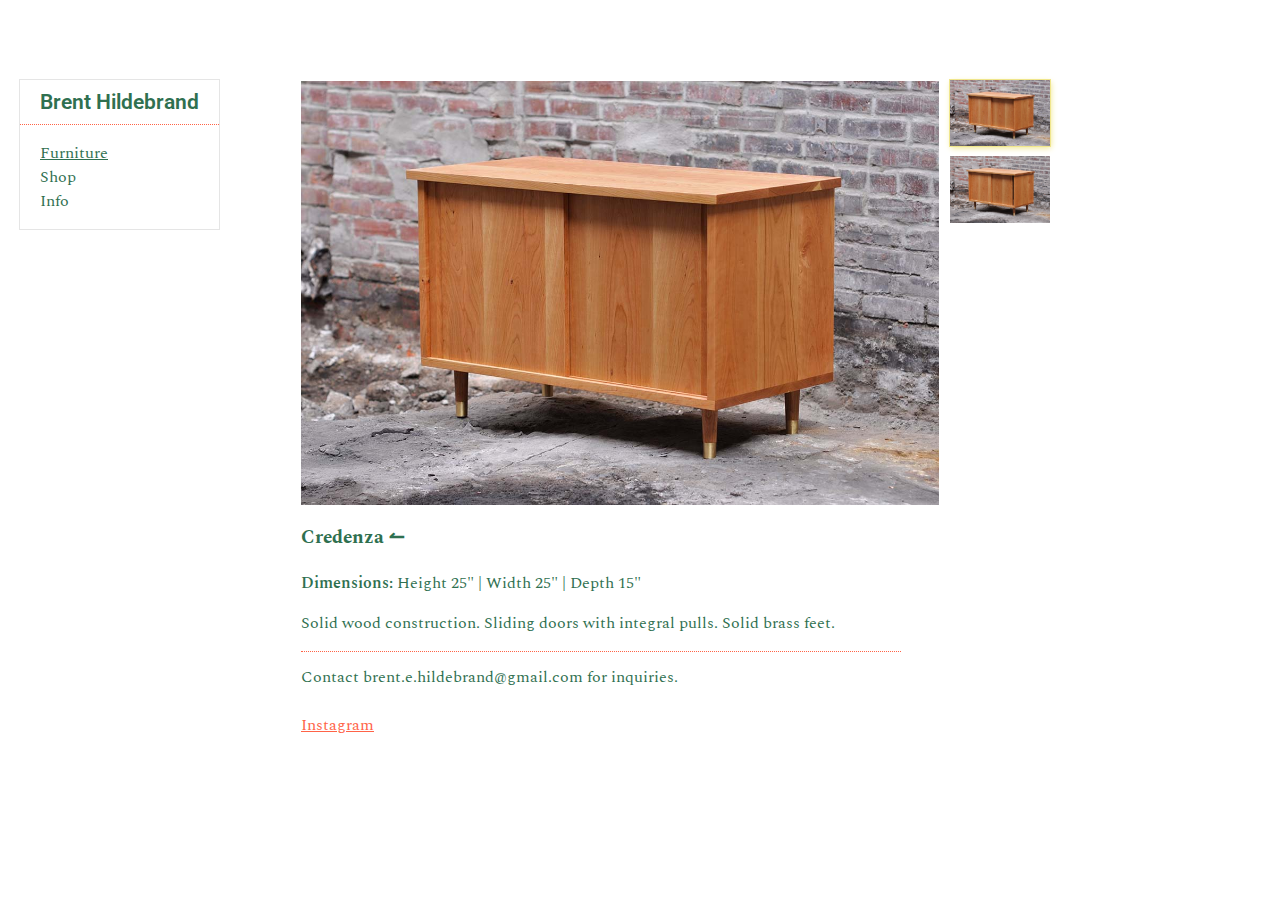
<file: credenza.html>
<!DOCTYPE html>
<html>
<head>
<title>Brent Hildebrand</title>
<link rel="stylesheet" type="text/css" href="style.css">
<script
  src="https://code.jquery.com/jquery-3.5.1.min.js"
  integrity="sha256-9/aliU8dGd2tb6OSsuzixeV4y/faTqgFtohetphbbj0="
  crossorigin="anonymous"></script>
<script src="script.js"></script>
<meta name="viewport" content="width=device-width, initial-scale=1.0">
<meta http-equiv="Content-Type" content="text/html; charset=utf-8" />
</head>

<body>
  <div class="nav">
    <h1 class="title">Brent Hildebrand</h1>
    <ul>
      <li class="nav-active"><a href="furniture.html">Furniture</a></li>
      <li><a href="shop.html">Shop</a></li>
      <li><a href="index.html">Info</a></li>
    </ul>
  </div>

  <div class="main-container piece-container">
    <div class="piece">
      <div class="image-container">
        <img class="big" src="images/credenza.jpg"/>
        <div class="thumbnail-container">
          <img src="images/credenza.jpg"/>
          <img src="images/credenza.gif"/>
        </div>
      </div>
      <h3>Credenza ↼</h3>

      <p class="dimensions"><span>Dimensions:</span> Height 25" | Width 25" | Depth 15"</p>

      <p>Solid wood construction. Sliding doors with integral pulls. Solid brass feet.<p/>

      <p class="contact rule">Contact brent.e.hildebrand@gmail.com for inquiries.<br></br><a href="https://www.instagram.com/brent__hildebrand/">Instagram</a></p>
    </div>

  </div>
</body>

</html>
</file>
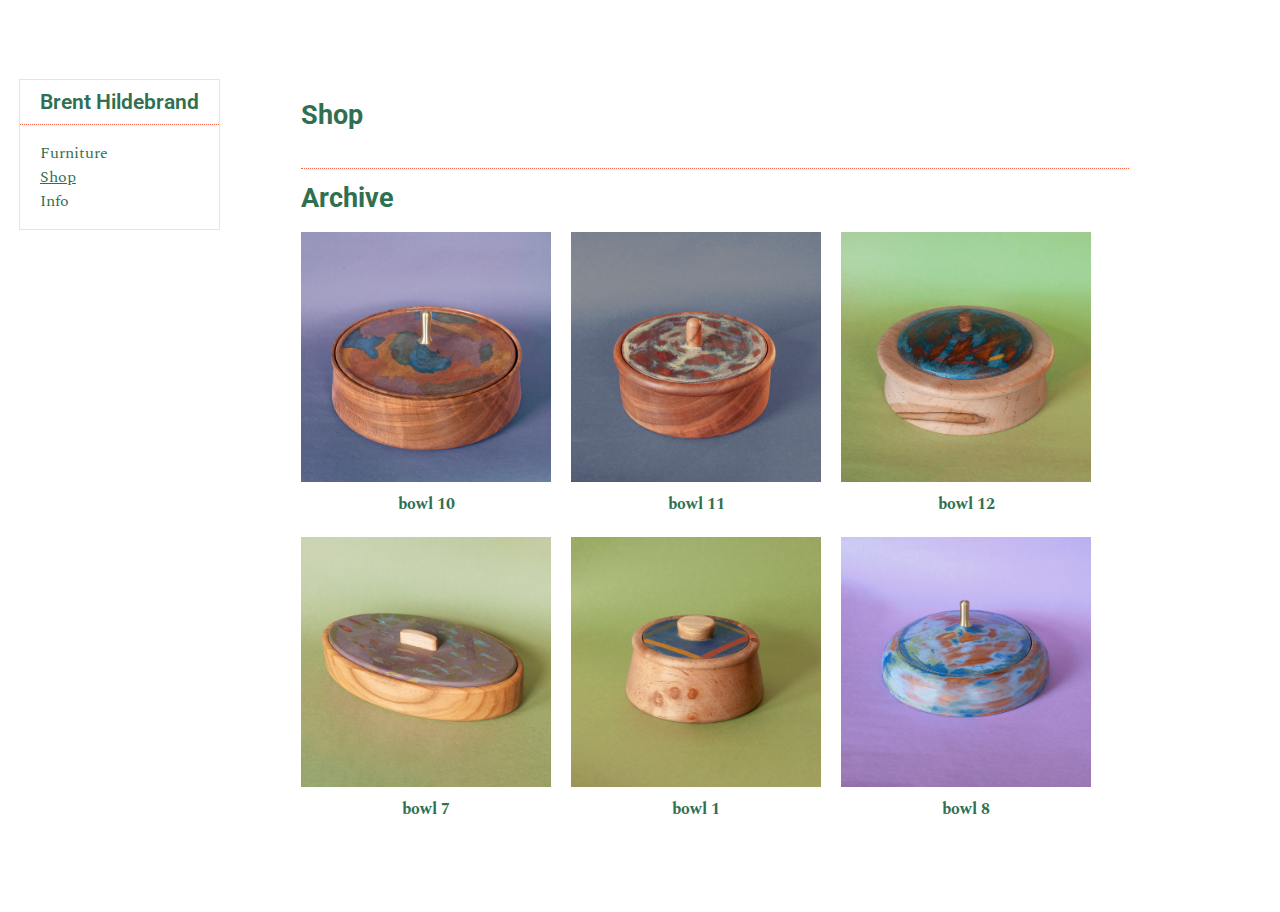
<file: shop.html>
<!DOCTYPE html>
<html>
<head>
<title>Brent Hildebrand | Shop</title>
<link rel="stylesheet" type="text/css" href="style.css">
<script
  src="https://code.jquery.com/jquery-3.5.1.min.js"
  integrity="sha256-9/aliU8dGd2tb6OSsuzixeV4y/faTqgFtohetphbbj0="
  crossorigin="anonymous"></script>
<script src="script.js"></script>
<script src="shop-items.js"></script>
<meta name="viewport" content="width=device-width, initial-scale=1.0">
<meta http-equiv="Content-Type" content="text/html; charset=utf-8" />
<meta name="description" content="Brent Hildebrand is a woodworker and artist making quality custom heirloom quality furniture in Philadelphia.">
<meta name="keywords" content="brent hildebrand, custom furniture, Philadelphia furniture"/>
</head>

<body>
  <div class="nav">
    <h1 class="title">Brent Hildebrand</h1>
    <ul>
      <li><a href="furniture.html">Furniture</a></li>
      <li class="nav-active"><a href="shop.html">Shop</a></li>
      <li><a href="index.html">Info</a></li>
    </ul>
  </div>


  <div class="main-container">
    <h1>Shop</h1>
    <div class="shop-container"></div>

    <h1 class="rule">Archive</h1>
    <div class="archive"></div>
  </div>

</body>

</html>
</file>
<file: style.css>
@import url('https://fonts.googleapis.com/css2?family=Spectral:wght@400;600&display=swap');
@import url('https://fonts.googleapis.com/css2?family=Roboto:wght@400;700&display=swap');

body{
  /* background: #eee; */
  font-family: "Spectral", serif;
  color: #2F7050;
  margin: 0;
  padding: 0;
}

.overflow-hidden {
  overflow: hidden;
}

.body-container {
  /* background: pink; */
  position: absolute;
  left: 0;
  top: 0;
  width: 100vw;
  height: 100vh;
  overflow-y: scroll;
  overflow-x: hidden;
}


h1, h2 {
  font-family: "Roboto", sans-serif;
}

a {
  color: #2F7050;
  text-decoration: none;
}

p {
  font-size: 1em;
}

.nav h1 {
  font-size: 1.3em;
  font-weight: 600;
  margin: 0;
  padding: 10px 20px;
  border-bottom: 1px dotted tomato;
  text-decoration: none;
}

.nav h1:hover{
  /* background: khaki; */
  cursor: pointer;
}

.nav a h1 {
  text-decoration: none !important;
}

.nav ul {
  padding-left: 20px;
}

.nav li {
  list-style-type:none;
  /* padding-left: 5px; */
}

.nav li a {
  text-decoration: none;
}

.nav .nav-active {
  /* padding-left: 0; */
  text-decoration: underline;
}

.nav {
  background: rgba(255,255,255,1);
  left: 20px;
  top: 80px;
  margin: 0;
  /* padding: 10px 20px; */
  overflow: auto;
  position: fixed;
  outline: 1px solid rgba(0,0,0,.1);
  /* box-shadow: 1px 1px 4px rgba(0,0,0,.1); */
  z-index: 10;
}

.main-container {
  /* background: red; */
  left: 300px;
  position: absolute;
  top: 80px;
  width: calc(100vw - 450px);
  overflow: visible;
  padding: 1px;
  padding-bottom: 70px;
  box-sizing: border-box;
}

@media only screen and (max-width: 1000px) {

  .nav{
    position: relative;
    top: auto;
    left: auto;
    outline: none;
    border-bottom: 1px dotted khaki;
    /* border-right: 1px dotted pink;
    border-left: 1px dotted purple; */
    width: calc(100vw - 40px);
    margin: 20px;
    margin-top: 0;
    padding-top: 20px;
  }

  .main-container {
    box-sizing: border-box;
    padding: 30px;
    left: 0;
    width: 100%;
    top: auto;
  }

  .nav li{
    float: left;
    margin-right: 10px;
    margin-bottom: 10px;
  }
}

.main-container h1{
  width: 100%;
  float: left;
  font-size: 1.7em;
}

.body-container .main-container {
  top: 60px;
}

.piece-container {
  max-width: 750px;
}

li {
  list-style-type: cjk-decimal;
}

.main-container img {
  display: block;
  /* width: 80%; */
}
.item {
  float: left;
  margin-right: 20px;
}

.item .image-container {
  /* outline: 1px solid #2F7050; */
  overflow: hidden;
  width: auto;
}

.item img {
  height: 250px;
  width: auto;
}

.item h3 {
  margin-top: 7px;
}

.piece .image-container {
}

.piece .big {
  width: calc(100% - 110px);
}

.piece .thumbnail-container {
  position: absolute;
  right: 0px;
  top: 0;
  width: 100px;
}

.piece .thumbnail-container img {
  cursor: pointer;
  margin-bottom: 10px;
  width: 100%;
}

.piece img {
  /* outline: 1px solid #2F7050; */
}

.piece p {
  max-width: 600px;
}

.piece .contact {
  /* color: #900C3F; */
  border-top: 1px dotted tomato;
  padding-top: 13px;
}

@media only screen and (max-width: 1000px) {
  .piece .big {
    width: 100%;
  }
  .piece .thumbnail-container {
    position: relative;
    top: auto;
    left: auto;
    width: 100%;
    overflow: hidden;
    margin-top: 10px;
  }
  .piece .thumbnail-container img {
    width: auto;
    height: 70px;
    float: left;
    margin-right: 10px;
  }
  .item img {
    height: auto;
    width: 100%;
  }

  .item {
    margin-right: 0;
    margin-bottom: 50px;
  }
  .item h3 {
    text-align: center;
    margin-top: 10px;
  }
}

.dimensions span {
  font-weight: 600;
}

.info {
  max-width: 650px;
}

.info--img-container {
  height: 500px;
  overflow: visible;
  width: auto;
  white-space: nowrap;
  transition: margin-left 1s;
}

.info--img {
  margin: 0;
  display: inline-block;
  /* outline: 1px solid #2F7050; */
  height: 100%;
  float: none;
  vertical-align: top;
  margin-right: 10px;
}

.info--img img {
  height: 100%;
  width: auto;
}

.info--text {
  box-sizing: border-box;
  margin-top: 20px;
  padding-bottom: 60px;
}

.info--img--buttons {
  overflow: auto;
  margin-top: 10px;
  padding: 10px 1px;
}

.info--img--buttons div {
  border: 1px solid #2F7050;
  border-radius: 100%;
  cursor: pointer;
  float: left;
  font-size: 25px;
  margin-right: 15px;
  width: 40px;
  text-align: center;
}

.info--img--buttons div:hover {
  border: 1px solid khaki;
  color: khaki;
  box-shadow: 1px 2px 6px khaki;
}

.arrow__inactive {
  border: 1px solid silver !important;
  color: silver;
}

.arrow__inactive:hover {
  color: silver !important;
  cursor: default;
  box-shadow: none !important;
}

@media only screen and (max-width: 1000px) {
  .info--img-container {
    height: 260px;
  }

  .body-container .main-container {
    top: auto;
    padding-left: 0px;
    margin-left: 20px;
    padding-top: 10px;
    padding-right: 0;
    width: calc(100vw - 40px);
  }
}

.shop-container {
  float: left;
}

.shop-item {
  cursor: pointer;
  float: left;
  margin-right: 20px;
}

.shop-item h4 {
  text-align: center;
  margin-top: 10px;
}

.shop-item:hover {
  color: khaki !important;
}

.shop-item:hover img {
  outline: 1px solid khaki;
  box-shadow: 1px 2px 6px khaki;
}

.shop-item img{
  height: 250px;
}

@media only screen and (max-width: 1000px) {

  .shop-item {
    margin-right: 0;
  }
  .shop-item img{
    width: 100%;
    height: auto;
  }
}

.shop-view {
  background: white;
  box-shadow: 1px 1px 4px rgba(0,0,0,.1), 1px 1px 100px 4900px rgba(0, 50, 30, .3);
  box-sizing: border-box;
  padding: 20px;
  position: fixed;
  overflow: visible;
  right: 20vw;
  top: 10vh;
  width: 60vw;
  height: 450px;
  z-index: 100;
}



.shop-view img {
  display: inline-block;
  height: calc(100%);
}

/* .shop-view-image-big {
  height: 100% !important;
} */

.shop-thumbnails {
  background: white;
  border-right:1px solid rgba(0,0,0,.1);
  position: absolute;
  left: -81px;
  top: 0;
  width: 80px;
}

.shop-thumbnails img{
  cursor: pointer;
  float: left;
  width: calc(100% - 20px);
  margin: 10px;
  margin-bottom: 0;
}

.shop-thumbnails img:hover {
  outline: 1px solid khaki !important;
  box-shadow: 1px 2px 6px khaki;
}

.shop-thumbnails img:last-of-type{
  margin-bottom: 10px;
}

.shop-view-info {
  display: inline-block;
  vertical-align: top;
  margin: 20px;
  width: calc(100% - 451px);
  margin-top: 50px;
}


.rule {
  border-top: 1px dotted tomato;
  padding-top: 13px;
}

.rule a {
  color: tomato;
  text-decoration: underline;
}

.exit {
  cursor: pointer;
  border-radius: 100%;
  color: purple;
  font-size: 2em;
  font-family: Roboto;
  position: absolute;
  border: 1px solid #2F7050;
  right: 20px;
  top: 20px;
  width:33px;
  height: 33px;
}

.exit::after {
  content: " ";
  width: 1.5px;
  height: 25px;
  background: #2F7050;
  position: absolute;
  left: 16px;
  top: 4px;
  transform: rotate(45deg);
}
.exit::before {
  content: " ";
  width: 1.5px;
  height: 25px;
  background: #2F7050;
  position: absolute;
  left: 16px;
  top: 4px;
  transform: rotate(-45deg);
}

.exit:hover {
  border: 1px solid khaki !important;
  box-shadow: 1px 2px 6px khaki;
}

.exit:hover::before{
  background: khaki !important;
}

.exit:hover::after{
  background: khaki !important;
}

@media only screen and (max-width: 1000px) {

  .shop-view {
    top: 0;
    left: 0;
    width: 100vw;
    height: 100vh;
    overflow: scroll;
  }

  .shop-view img {
    margin-top: 50px;
    width: 100%;
    height: auto;
  }

  .shop-view-info {
    margin: 0;
    margin-top: 0;
    margin-bottom: 40px;
    width: 100%;
  }

  .exit {
    right: 30px;
    position: fixed;
  }

  .shop-thumbnails {
    position: relative;
    top: auto;
    left: auto;
    height: auto;
    width: calc(100% - 40px);
    background: none;
    padding: 0;
    border: none;
    overflow: hidden;
  }
  .shop-thumbnails img {
    width: auto;
    height: 70px;
    margin: 0;
    margin-right: 10px;
  }

  .rule {
    padding-bottom: 20px;
  }
}

.wrap {
  position: fixed;
  width: 100vw;
  height: 100vh;
  top: 0;
  left: 0;
}
</file>
